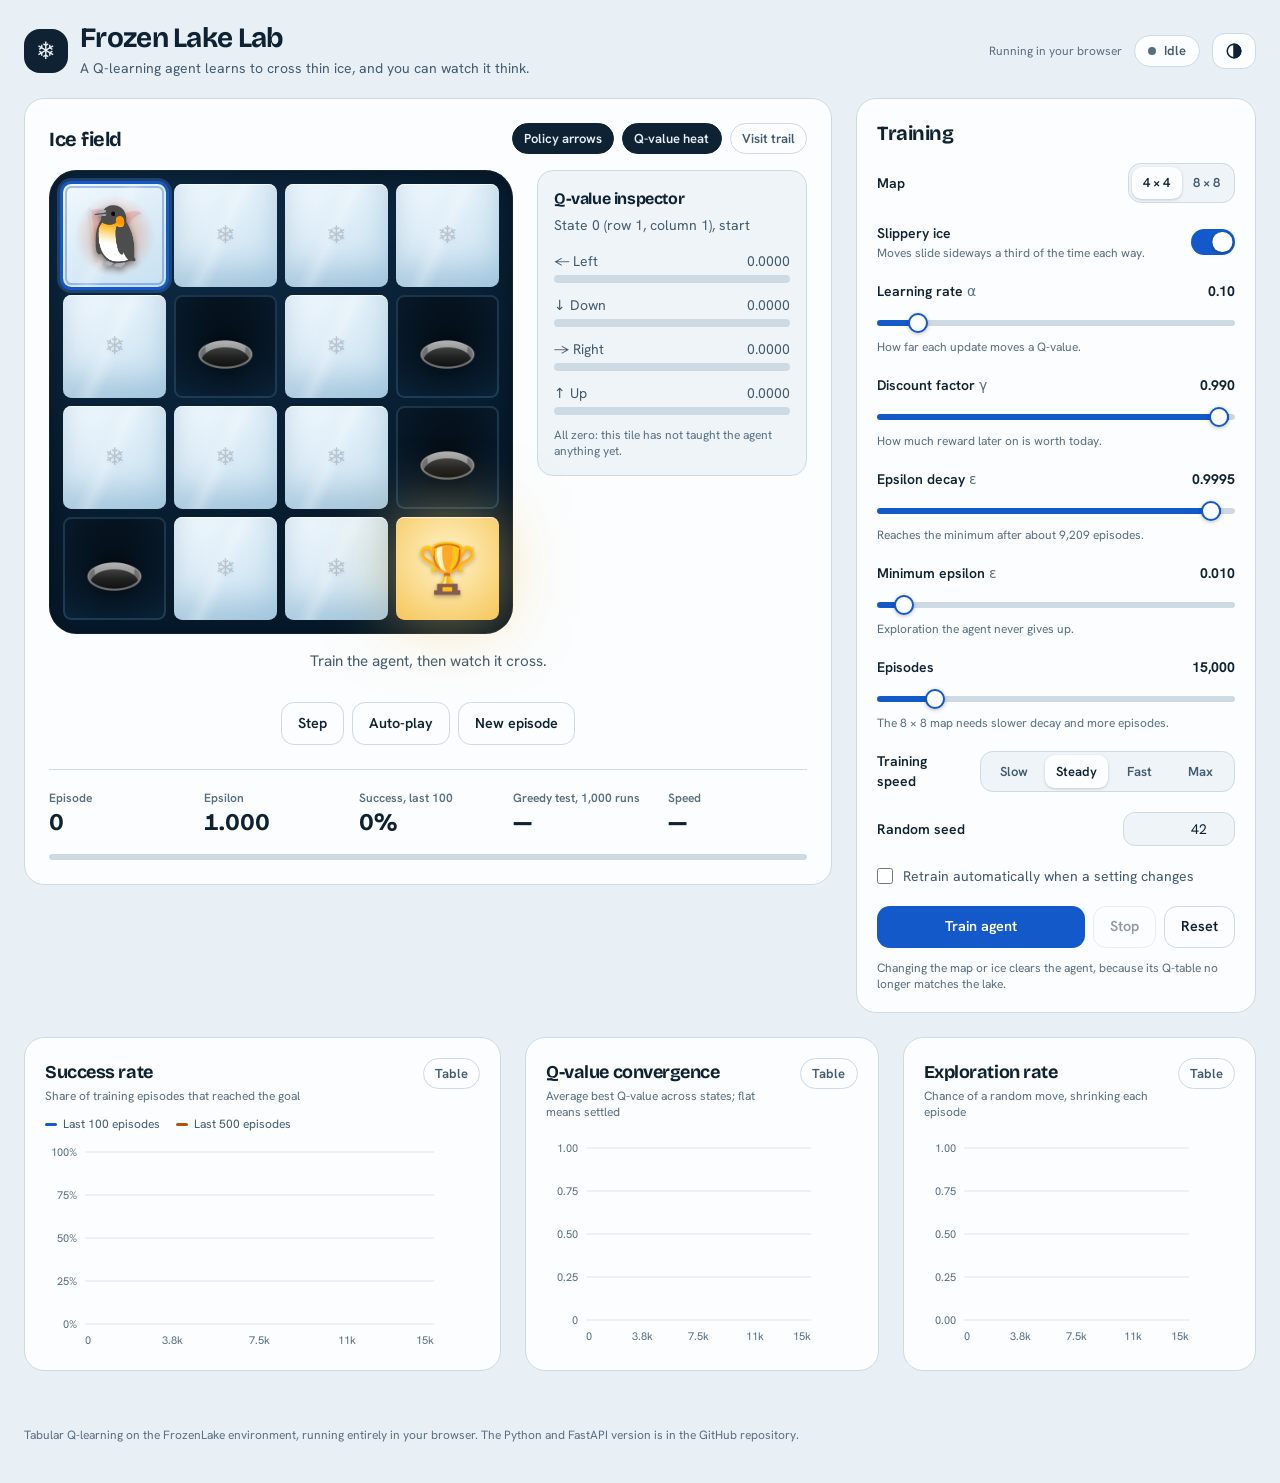
<file: docs/index.html>
<!doctype html>
<html lang="en">
<head>
  <meta charset="utf-8">
  <meta name="viewport" content="width=device-width, initial-scale=1">
  <title>Frozen Lake Lab</title>
  <meta name="description" content="Watch a Q-learning agent learn to cross thin ice. Tune hyperparameters, retrain live and inspect every Q-value.">
  <link rel="icon" href="data:image/svg+xml,%3Csvg xmlns='http://www.w3.org/2000/svg' viewBox='0 0 100 100'%3E%3Ctext y='.9em' font-size='90'%3E%E2%9D%84%EF%B8%8F%3C/text%3E%3C/svg%3E">
  <link rel="preconnect" href="https://fonts.googleapis.com">
  <link rel="preconnect" href="https://fonts.gstatic.com" crossorigin>
  <link href="https://fonts.googleapis.com/css2?family=Bricolage+Grotesque:opsz,wght@12..96,600;12..96,700&family=Hanken+Grotesk:wght@400;500;600;700&display=swap" rel="stylesheet">
  <meta property="og:type" content="website">
  <meta property="og:title" content="Frozen Lake Lab: watch a Q-learning agent learn">
  <meta property="og:description" content="Interactive reinforcement learning demo. Tune hyperparameters, retrain live and watch an agent learn to cross slippery ice. Runs entirely in your browser.">
  <meta property="og:url" content="https://muhammadshayan61146.github.io/frozenlake-qlearning/">
  <meta property="og:image" content="https://muhammadshayan61146.github.io/frozenlake-qlearning/og-image.png">
  <meta property="og:image:width" content="1200">
  <meta property="og:image:height" content="630">
  <meta name="twitter:card" content="summary_large_image">
  <link rel="stylesheet" href="static/app.css">
  <script>
    try { var t = localStorage.getItem("fl-theme"); if (t) document.documentElement.dataset.theme = t; } catch (e) {}
  </script>
</head>
<body class="font-body text-ink antialiased min-h-screen">

<header class="mx-auto max-w-[1320px] px-4 sm:px-6 pt-6 pb-5 flex flex-wrap items-center gap-x-6 gap-y-3">
  <div class="flex items-center gap-3 min-w-0">
    <span class="grid place-items-center size-11 rounded-2xl bg-ink text-page text-2xl" aria-hidden="true">❄️</span>
    <div class="min-w-0">
      <h1 class="font-display font-bold text-2xl sm:text-[1.75rem] leading-none tracking-tight">Frozen Lake Lab</h1>
      <p class="text-ink-2 text-sm mt-1.5">A Q-learning agent learns to cross thin ice, and you can watch it think.</p>
    </div>
  </div>
  <div class="ml-auto flex items-center gap-3">
    <span id="conn" class="text-xs text-muted hidden sm:inline" role="status">Connecting…</span>
    <span id="status-pill" class="pill" data-s="idle" role="status"><span class="dot"></span><span id="status-text">Idle</span></span>
    <button id="theme-btn" class="btn !px-3 !py-2" type="button" aria-label="Toggle light and dark theme"><svg width="18" height="18" viewBox="0 0 24 24" fill="none" stroke="currentColor" stroke-width="2" aria-hidden="true"><circle cx="12" cy="12" r="9"/><path d="M12 3a9 9 0 0 1 0 18z" fill="currentColor"/></svg></button>
  </div>
</header>

<main class="mx-auto max-w-[1320px] px-4 sm:px-6 pb-14 grid gap-6 lg:grid-cols-[minmax(0,1fr)_400px] items-start">

  <!-- ICE FIELD -->
  <section class="card p-4 sm:p-6" aria-labelledby="h-field">
    <div class="flex flex-wrap items-center justify-between gap-3 mb-4">
      <h2 id="h-field" class="font-display font-bold text-xl tracking-tight">Ice field</h2>
      <div class="flex flex-wrap gap-2" role="group" aria-label="Board overlays">
        <button id="ov-policy" class="chip" type="button" aria-pressed="true">Policy arrows</button>
        <button id="ov-heat" class="chip" type="button" aria-pressed="true">Q-value heat</button>
        <button id="ov-trail" class="chip" type="button" aria-pressed="false">Visit trail</button>
      </div>
    </div>

    <div class="grid gap-6 lg:grid-cols-[minmax(0,1fr)_270px] items-start">
      <div class="board-wrap mx-auto w-full max-w-[600px] lg:mx-0">
        <div id="board" class="board show-policy show-heat" role="group" tabindex="0"
             aria-label="Frozen lake board. Use arrow keys to steer the agent manually."></div>
      </div>
      <aside class="rounded-2xl bg-sunken border border-line p-4" aria-labelledby="h-insp">
        <h3 id="h-insp" class="font-display font-bold text-base tracking-tight">Q-value inspector</h3>
        <p id="insp-title" class="text-sm text-ink-2 mt-1">Select a tile on the ice field.</p>
        <div id="insp-bars" class="mt-4 grid gap-3"></div>
      </aside>
    </div>

    <p id="narration" class="mt-4 min-h-[2.75rem] text-center text-[0.95rem] text-ink-2" aria-live="polite">
      Train the agent, then watch it cross.
    </p>

    <div class="mt-2 flex flex-wrap items-center justify-center gap-2">
      <button id="btn-step" class="btn" type="button">Step</button>
      <button id="btn-auto" class="btn" type="button" aria-pressed="false">Auto-play</button>
      <button id="btn-new" class="btn" type="button">New episode</button>
    </div>

    <dl class="mt-6 grid grid-cols-2 sm:grid-cols-5 gap-x-4 gap-y-4 pt-5 border-t border-line">
      <div><dt class="text-muted text-xs font-semibold">Episode</dt><dd id="k-episode" class="font-display font-bold text-2xl tabular-nums">0</dd></div>
      <div><dt class="text-muted text-xs font-semibold">Epsilon</dt><dd id="k-eps" class="font-display font-bold text-2xl tabular-nums">1.000</dd></div>
      <div><dt class="text-muted text-xs font-semibold">Success, last 100</dt><dd id="k-success" class="font-display font-bold text-2xl tabular-nums">0%</dd></div>
      <div><dt class="text-muted text-xs font-semibold">Greedy test, 1,000 runs</dt><dd id="k-eval" class="font-display font-bold text-2xl tabular-nums">—</dd></div>
      <div><dt class="text-muted text-xs font-semibold">Speed</dt><dd id="k-speed" class="font-display font-bold text-2xl tabular-nums">—</dd></div>
    </dl>
    <div class="mt-4 h-1.5 rounded-full bg-line overflow-hidden" role="progressbar" aria-label="Training progress" aria-valuemin="0" aria-valuemax="100" aria-valuenow="0" id="progress-wrap">
      <div id="progress" class="h-full bg-accent rounded-full transition-[width] duration-200" style="width:0%"></div>
    </div>
  </section>

  <!-- SIDE: controls + inspector -->
  <div class="grid gap-6">
    <section class="card p-5" aria-labelledby="h-train">
      <h2 id="h-train" class="font-display font-bold text-xl tracking-tight mb-4">Training</h2>

      <div class="grid gap-5">
        <div class="flex items-center justify-between gap-3">
          <span class="text-sm font-semibold">Map</span>
          <div id="seg-map" class="seg" role="group" aria-label="Map size">
            <button type="button" data-v="4x4" aria-pressed="true">4 × 4</button>
            <button type="button" data-v="8x8" aria-pressed="false">8 × 8</button>
          </div>
        </div>

        <div class="flex items-center justify-between gap-4">
          <div>
            <div id="lbl-slip" class="text-sm font-semibold">Slippery ice</div>
            <div class="text-xs text-muted mt-0.5">Moves slide sideways a third of the time each way.</div>
          </div>
          <button id="sw-slippery" class="switch" type="button" role="switch" aria-checked="true" aria-labelledby="lbl-slip"></button>
        </div>

        <div id="sliders" class="grid gap-5"></div>

        <div class="flex items-center justify-between gap-3">
          <span class="text-sm font-semibold">Training speed</span>
          <div id="seg-speed" class="seg" role="group" aria-label="Training speed">
            <button type="button" data-v="300" aria-pressed="false">Slow</button>
            <button type="button" data-v="3000" aria-pressed="true">Steady</button>
            <button type="button" data-v="20000" aria-pressed="false">Fast</button>
            <button type="button" data-v="0" aria-pressed="false">Max</button>
          </div>
        </div>

        <div class="flex items-center justify-between gap-3">
          <label for="seed" class="text-sm font-semibold">Random seed</label>
          <input id="seed" type="number" min="0" max="2147483647" value="42"
                 class="w-28 rounded-xl border border-line bg-sunken px-3 py-1.5 text-sm text-right tabular-nums">
        </div>

        <label class="flex items-center gap-2.5 text-sm text-ink-2 cursor-pointer">
          <input id="auto-retrain" type="checkbox" class="size-4 accent-[var(--accent)]">
          Retrain automatically when a setting changes
        </label>

        <div class="grid grid-cols-[1fr_auto_auto] gap-2">
          <button id="btn-train" class="btn btn-primary" type="button">Train agent</button>
          <button id="btn-stop" class="btn" type="button" disabled>Stop</button>
          <button id="btn-reset" class="btn" type="button">Reset</button>
        </div>
        <p class="text-xs text-muted -mt-2">Changing the map or ice clears the agent, because its Q-table no longer matches the lake.</p>
      </div>
    </section>
  </div>

  <!-- CHARTS -->
  <section class="lg:col-span-2 grid gap-6 md:grid-cols-2 xl:grid-cols-[1.35fr_1fr_1fr]" aria-label="Training metrics">
    <article class="card p-5 md:col-span-2 xl:col-span-1">
      <div class="flex items-start justify-between gap-3">
        <div>
          <h2 class="font-display font-bold text-lg tracking-tight">Success rate</h2>
          <p class="text-xs text-muted mt-0.5">Share of training episodes that reached the goal</p>
        </div>
        <button class="chip tbl-toggle" data-chart="success" type="button" aria-pressed="false">Table</button>
      </div>
      <div id="legend-success" class="flex gap-4 text-xs text-ink-2 mt-3"></div>
      <div id="chart-success" class="chart mt-2"></div>
    </article>
    <article class="card p-5">
      <div class="flex items-start justify-between gap-3">
        <div>
          <h2 class="font-display font-bold text-lg tracking-tight">Q-value convergence</h2>
          <p class="text-xs text-muted mt-0.5">Average best Q-value across states; flat means settled</p>
        </div>
        <button class="chip tbl-toggle" data-chart="q" type="button" aria-pressed="false">Table</button>
      </div>
      <div id="chart-q" class="chart mt-4"></div>
    </article>
    <article class="card p-5">
      <div class="flex items-start justify-between gap-3">
        <div>
          <h2 class="font-display font-bold text-lg tracking-tight">Exploration rate</h2>
          <p class="text-xs text-muted mt-0.5">Chance of a random move, shrinking each episode</p>
        </div>
        <button class="chip tbl-toggle" data-chart="eps" type="button" aria-pressed="false">Table</button>
      </div>
      <div id="chart-eps" class="chart mt-4"></div>
    </article>
  </section>
</main>

<footer id="footer-note" class="mx-auto max-w-[1320px] px-4 sm:px-6 pb-10 text-xs text-muted">
  Tabular Q-learning on Gymnasium FrozenLake-v1, served by FastAPI. Everything you see is computed by the Python backend and streamed live.
</footer>

<div id="toast" class="toast" role="alert" hidden></div>
<script>window.FL_LOCAL = true;</script>
<script src="static/local-engine.js"></script>
<script src="static/app.js"></script>
</body>
</html>
</file>
<file: docs/static/app.css>
/*! tailwindcss v4.3.3 | MIT License | https://tailwindcss.com */
@layer properties;
@layer theme, base, components, utilities;
@layer theme {
  :root, :host {
    --font-sans: -apple-system, BlinkMacSystemFont, "Segoe UI", Roboto, "Helvetica Neue",
      "Noto Sans", Arial, sans-serif, "Apple Color Emoji", "Segoe UI Emoji",
      "Segoe UI Symbol", "Noto Color Emoji";
    --font-mono: ui-monospace, SFMono-Regular, Menlo, Monaco, Consolas, "Liberation Mono",
      "Courier New", monospace;
    --spacing: 0.25rem;
    --text-xs: 0.75rem;
    --text-xs--line-height: calc(1 / 0.75);
    --text-sm: 0.875rem;
    --text-sm--line-height: calc(1.25 / 0.875);
    --text-base: 1rem;
    --text-base--line-height: calc(1.5 / 1);
    --text-lg: 1.125rem;
    --text-lg--line-height: calc(1.75 / 1.125);
    --text-xl: 1.25rem;
    --text-xl--line-height: calc(1.75 / 1.25);
    --text-2xl: 1.5rem;
    --text-2xl--line-height: calc(2 / 1.5);
    --font-weight-normal: 400;
    --font-weight-semibold: 600;
    --font-weight-bold: 700;
    --tracking-tight: -0.025em;
    --radius-xl: 0.75rem;
    --radius-2xl: 1rem;
    --default-transition-duration: 150ms;
    --default-transition-timing-function: cubic-bezier(0.4, 0, 0.2, 1);
    --default-font-family: var(--font-sans);
    --default-mono-font-family: var(--font-mono);
  }
}
@layer base {
  *, ::after, ::before, ::backdrop, ::file-selector-button {
    box-sizing: border-box;
    margin: 0;
    padding: 0;
    border: 0 solid;
  }
  html, :host {
    line-height: 1.5;
    -webkit-text-size-adjust: 100%;
    tab-size: 4;
    font-family: var(--default-font-family, -apple-system, BlinkMacSystemFont, "Segoe UI", Roboto, "Helvetica Neue", "Noto Sans", Arial, sans-serif, "Apple Color Emoji", "Segoe UI Emoji", "Segoe UI Symbol", "Noto Color Emoji");
    font-feature-settings: var(--default-font-feature-settings, normal);
    font-variation-settings: var(--default-font-variation-settings, normal);
    -webkit-tap-highlight-color: transparent;
  }
  hr {
    height: 0;
    color: inherit;
    border-top-width: 1px;
  }
  abbr:where([title]) {
    -webkit-text-decoration: underline dotted;
    text-decoration: underline dotted;
  }
  h1, h2, h3, h4, h5, h6 {
    font-size: inherit;
    font-weight: inherit;
  }
  a {
    color: inherit;
    -webkit-text-decoration: inherit;
    text-decoration: inherit;
  }
  b, strong {
    font-weight: bolder;
  }
  code, kbd, samp, pre {
    font-family: var(--default-mono-font-family, ui-monospace, SFMono-Regular, Menlo, Monaco, Consolas, "Liberation Mono", "Courier New", monospace);
    font-feature-settings: var(--default-mono-font-feature-settings, normal);
    font-variation-settings: var(--default-mono-font-variation-settings, normal);
    font-size: 1em;
  }
  small {
    font-size: 80%;
  }
  sub, sup {
    font-size: 75%;
    line-height: 0;
    position: relative;
    vertical-align: baseline;
  }
  sub {
    bottom: -0.25em;
  }
  sup {
    top: -0.5em;
  }
  table {
    text-indent: 0;
    border-color: inherit;
    border-collapse: collapse;
  }
  :-moz-focusring:where(:not(iframe)) {
    outline: auto;
  }
  progress {
    vertical-align: baseline;
  }
  summary {
    display: list-item;
  }
  ol, ul, menu {
    list-style: none;
  }
  img, svg, video, canvas, audio, iframe, embed, object {
    display: block;
    vertical-align: middle;
  }
  img, video {
    max-width: 100%;
    height: auto;
  }
  button, input, select, optgroup, textarea, ::file-selector-button {
    font: inherit;
    font-feature-settings: inherit;
    font-variation-settings: inherit;
    letter-spacing: inherit;
    color: inherit;
    border-radius: 0;
    background-color: transparent;
    opacity: 1;
  }
  :where(select:is([multiple], [size])) optgroup {
    font-weight: bolder;
  }
  :where(select:is([multiple], [size])) optgroup option {
    padding-inline-start: 20px;
  }
  ::file-selector-button {
    margin-inline-end: 4px;
  }
  ::placeholder {
    opacity: 1;
  }
  @supports (not (-webkit-appearance: -apple-pay-button))  or (contain-intrinsic-size: 1px) {
    ::placeholder {
      color: currentcolor;
      @supports (color: color-mix(in lab, red, red)) {
        color: color-mix(in oklab, currentcolor 50%, transparent);
      }
    }
  }
  textarea {
    resize: vertical;
  }
  ::-webkit-search-decoration {
    -webkit-appearance: none;
  }
  ::-webkit-date-and-time-value {
    min-height: 1lh;
    text-align: inherit;
  }
  ::-webkit-datetime-edit {
    display: inline-flex;
  }
  ::-webkit-datetime-edit-fields-wrapper {
    padding: 0;
  }
  ::-webkit-datetime-edit, ::-webkit-datetime-edit-year-field, ::-webkit-datetime-edit-month-field, ::-webkit-datetime-edit-day-field, ::-webkit-datetime-edit-hour-field, ::-webkit-datetime-edit-minute-field, ::-webkit-datetime-edit-second-field, ::-webkit-datetime-edit-millisecond-field, ::-webkit-datetime-edit-meridiem-field {
    padding-block: 0;
  }
  ::-webkit-calendar-picker-indicator {
    line-height: 1;
  }
  :-moz-ui-invalid {
    box-shadow: none;
  }
  button, input:where([type="button"], [type="reset"], [type="submit"]), ::file-selector-button {
    appearance: button;
  }
  ::-webkit-inner-spin-button, ::-webkit-outer-spin-button {
    height: auto;
  }
  [hidden]:where(:not([hidden="until-found"])) {
    display: none !important;
  }
}
@layer utilities {
  .mx-auto {
    margin-inline: auto;
  }
  .-mt-2 {
    margin-top: calc(var(--spacing) * -2);
  }
  .mt-0\.5 {
    margin-top: calc(var(--spacing) * 0.5);
  }
  .mt-1 {
    margin-top: var(--spacing);
  }
  .mt-1\.5 {
    margin-top: calc(var(--spacing) * 1.5);
  }
  .mt-2 {
    margin-top: calc(var(--spacing) * 2);
  }
  .mt-3 {
    margin-top: calc(var(--spacing) * 3);
  }
  .mt-4 {
    margin-top: calc(var(--spacing) * 4);
  }
  .mt-6 {
    margin-top: calc(var(--spacing) * 6);
  }
  .mb-2 {
    margin-bottom: calc(var(--spacing) * 2);
  }
  .mb-4 {
    margin-bottom: calc(var(--spacing) * 4);
  }
  .ml-auto {
    margin-left: auto;
  }
  .flex {
    display: flex;
  }
  .grid {
    display: grid;
  }
  .hidden {
    display: none;
  }
  .inline-block {
    display: inline-block;
  }
  .inline-flex {
    display: inline-flex;
  }
  .table {
    display: table;
  }
  .size-4 {
    width: calc(var(--spacing) * 4);
    height: calc(var(--spacing) * 4);
  }
  .size-11 {
    width: calc(var(--spacing) * 11);
    height: calc(var(--spacing) * 11);
  }
  .h-0\.5 {
    height: calc(var(--spacing) * 0.5);
  }
  .h-1\.5 {
    height: calc(var(--spacing) * 1.5);
  }
  .h-full {
    height: 100%;
  }
  .min-h-\[2\.75rem\] {
    min-height: 2.75rem;
  }
  .min-h-screen {
    min-height: 100vh;
  }
  .w-3 {
    width: calc(var(--spacing) * 3);
  }
  .w-28 {
    width: calc(var(--spacing) * 28);
  }
  .w-full {
    width: 100%;
  }
  .max-w-\[600px\] {
    max-width: 600px;
  }
  .max-w-\[1320px\] {
    max-width: 1320px;
  }
  .min-w-0 {
    min-width: 0px;
  }
  .cursor-pointer {
    cursor: pointer;
  }
  .grid-cols-2 {
    grid-template-columns: repeat(2, minmax(0, 1fr));
  }
  .grid-cols-\[1fr_auto_auto\] {
    grid-template-columns: 1fr auto auto;
  }
  .flex-wrap {
    flex-wrap: wrap;
  }
  .place-items-center {
    place-items: center;
  }
  .items-baseline {
    align-items: baseline;
  }
  .items-center {
    align-items: center;
  }
  .items-start {
    align-items: flex-start;
  }
  .justify-between {
    justify-content: space-between;
  }
  .justify-center {
    justify-content: center;
  }
  .gap-1\.5 {
    gap: calc(var(--spacing) * 1.5);
  }
  .gap-2 {
    gap: calc(var(--spacing) * 2);
  }
  .gap-2\.5 {
    gap: calc(var(--spacing) * 2.5);
  }
  .gap-3 {
    gap: calc(var(--spacing) * 3);
  }
  .gap-4 {
    gap: calc(var(--spacing) * 4);
  }
  .gap-5 {
    gap: calc(var(--spacing) * 5);
  }
  .gap-6 {
    gap: calc(var(--spacing) * 6);
  }
  .gap-x-4 {
    column-gap: calc(var(--spacing) * 4);
  }
  .gap-x-6 {
    column-gap: calc(var(--spacing) * 6);
  }
  .gap-y-3 {
    row-gap: calc(var(--spacing) * 3);
  }
  .gap-y-4 {
    row-gap: calc(var(--spacing) * 4);
  }
  .overflow-hidden {
    overflow: hidden;
  }
  .rounded {
    border-radius: 0.25rem;
  }
  .rounded-2xl {
    border-radius: var(--radius-2xl);
  }
  .rounded-full {
    border-radius: calc(infinity * 1px);
  }
  .rounded-xl {
    border-radius: var(--radius-xl);
  }
  .border {
    border-style: var(--tw-border-style);
    border-width: 1px;
  }
  .border-t {
    border-top-style: var(--tw-border-style);
    border-top-width: 1px;
  }
  .border-line {
    border-color: var(--line);
  }
  .bg-accent {
    background-color: var(--accent);
  }
  .bg-ink {
    background-color: var(--ink);
  }
  .bg-line {
    background-color: var(--line);
  }
  .bg-sunken {
    background-color: var(--sunken);
  }
  .p-4 {
    padding: calc(var(--spacing) * 4);
  }
  .p-5 {
    padding: calc(var(--spacing) * 5);
  }
  .\!px-3 {
    padding-inline: calc(var(--spacing) * 3) !important;
  }
  .px-3 {
    padding-inline: calc(var(--spacing) * 3);
  }
  .px-4 {
    padding-inline: calc(var(--spacing) * 4);
  }
  .\!py-2 {
    padding-block: calc(var(--spacing) * 2) !important;
  }
  .py-1\.5 {
    padding-block: calc(var(--spacing) * 1.5);
  }
  .py-6 {
    padding-block: calc(var(--spacing) * 6);
  }
  .pt-5 {
    padding-top: calc(var(--spacing) * 5);
  }
  .pt-6 {
    padding-top: calc(var(--spacing) * 6);
  }
  .pb-5 {
    padding-bottom: calc(var(--spacing) * 5);
  }
  .pb-10 {
    padding-bottom: calc(var(--spacing) * 10);
  }
  .pb-14 {
    padding-bottom: calc(var(--spacing) * 14);
  }
  .text-center {
    text-align: center;
  }
  .text-right {
    text-align: right;
  }
  .font-body {
    font-family: "Hanken Grotesk", ui-sans-serif, system-ui, sans-serif;
  }
  .font-display {
    font-family: "Bricolage Grotesque", ui-sans-serif, system-ui, sans-serif;
  }
  .text-2xl {
    font-size: var(--text-2xl);
    line-height: var(--tw-leading, var(--text-2xl--line-height));
  }
  .text-base {
    font-size: var(--text-base);
    line-height: var(--tw-leading, var(--text-base--line-height));
  }
  .text-lg {
    font-size: var(--text-lg);
    line-height: var(--tw-leading, var(--text-lg--line-height));
  }
  .text-sm {
    font-size: var(--text-sm);
    line-height: var(--tw-leading, var(--text-sm--line-height));
  }
  .text-xl {
    font-size: var(--text-xl);
    line-height: var(--tw-leading, var(--text-xl--line-height));
  }
  .text-xs {
    font-size: var(--text-xs);
    line-height: var(--tw-leading, var(--text-xs--line-height));
  }
  .text-\[0\.95rem\] {
    font-size: 0.95rem;
  }
  .leading-none {
    --tw-leading: 1;
    line-height: 1;
  }
  .font-bold {
    --tw-font-weight: var(--font-weight-bold);
    font-weight: var(--font-weight-bold);
  }
  .font-normal {
    --tw-font-weight: var(--font-weight-normal);
    font-weight: var(--font-weight-normal);
  }
  .font-semibold {
    --tw-font-weight: var(--font-weight-semibold);
    font-weight: var(--font-weight-semibold);
  }
  .tracking-tight {
    --tw-tracking: var(--tracking-tight);
    letter-spacing: var(--tracking-tight);
  }
  .text-ink {
    color: var(--ink);
  }
  .text-ink-2 {
    color: var(--ink-2);
  }
  .text-muted {
    color: var(--muted);
  }
  .text-page {
    color: var(--page);
  }
  .tabular-nums {
    --tw-numeric-spacing: tabular-nums;
    font-variant-numeric: var(--tw-ordinal,) var(--tw-slashed-zero,) var(--tw-numeric-figure,) var(--tw-numeric-spacing,) var(--tw-numeric-fraction,);
  }
  .antialiased {
    -webkit-font-smoothing: antialiased;
    -moz-osx-font-smoothing: grayscale;
  }
  .accent-\[var\(--accent\)\] {
    accent-color: var(--accent);
  }
  .transition-\[width\] {
    transition-property: width;
    transition-timing-function: var(--tw-ease, var(--default-transition-timing-function));
    transition-duration: var(--tw-duration, var(--default-transition-duration));
  }
  .duration-200 {
    --tw-duration: 200ms;
    transition-duration: 200ms;
  }
  @media (width >= 40rem) {
    .sm\:inline {
      display: inline;
    }
    .sm\:grid-cols-5 {
      grid-template-columns: repeat(5, minmax(0, 1fr));
    }
    .sm\:p-6 {
      padding: calc(var(--spacing) * 6);
    }
    .sm\:px-6 {
      padding-inline: calc(var(--spacing) * 6);
    }
    .sm\:text-\[1\.75rem\] {
      font-size: 1.75rem;
    }
  }
  @media (width >= 48rem) {
    .md\:col-span-2 {
      grid-column: span 2 / span 2;
    }
    .md\:grid-cols-2 {
      grid-template-columns: repeat(2, minmax(0, 1fr));
    }
  }
  @media (width >= 64rem) {
    .lg\:col-span-2 {
      grid-column: span 2 / span 2;
    }
    .lg\:mx-0 {
      margin-inline: 0px;
    }
    .lg\:grid-cols-\[minmax\(0\,1fr\)_270px\] {
      grid-template-columns: minmax(0,1fr) 270px;
    }
    .lg\:grid-cols-\[minmax\(0\,1fr\)_400px\] {
      grid-template-columns: minmax(0,1fr) 400px;
    }
  }
  @media (width >= 80rem) {
    .xl\:col-span-1 {
      grid-column: span 1 / span 1;
    }
    .xl\:grid-cols-\[1\.35fr_1fr_1fr\] {
      grid-template-columns: 1.35fr 1fr 1fr;
    }
  }
}
@layer base {
  :root {
    color-scheme: light;
    --page: #e9f0f5;
    --surface: #fbfdfe;
    --sunken: #eef4f8;
    --line: #cddae4;
    --ink: #0f2233;
    --ink-2: #425a6f;
    --muted: #586e82;
    --accent: #1459c9;
    --accent-ink: #ffffff;
    --beacon: #e2561f;
    --ok: #17744a;
    --bad: #b4281e;
    --ice-1: #f1f8fd;
    --ice-2: #c6e0f1;
    --ice-edge: rgba(30, 100, 150, 0.22);
    --water: #0d2c47;
    --water-2: #061a2c;
    --gold-1: #fff3c9;
    --gold-2: #f6c65b;
    --heat: 20, 89, 201;
    --trail: 226, 86, 31;
    --series-1: #1459c9;
    --series-2: #b45309;
    --grid: #dbe5ec;
  }
  @media (prefers-color-scheme: dark) {
    :root:not([data-theme="light"]) {
      color-scheme: dark;
      --page: #07131d;
      --surface: #0d1c29;
      --sunken: #0a1722;
      --line: #213547;
      --ink: #e7f0f7;
      --ink-2: #a5b9ca;
      --muted: #8aa0b3;
      --accent: #5b9bff;
      --accent-ink: #051526;
      --beacon: #ff7a45;
      --ok: #4cc78d;
      --bad: #ff7b70;
      --ice-1: #3a5b78;
      --ice-2: #223f58;
      --ice-edge: rgba(150, 200, 240, 0.18);
      --water: #040d15;
      --water-2: #02070c;
      --gold-1: #7a5a1c;
      --gold-2: #c99524;
      --heat: 91, 155, 255;
      --trail: 255, 122, 69;
      --series-1: #3b82e8;
      --series-2: #cf7f08;
      --grid: #1a2d3d;
    }
  }
  :root[data-theme="dark"] {
    color-scheme: dark;
    --page: #07131d;
    --surface: #0d1c29;
    --sunken: #0a1722;
    --line: #213547;
    --ink: #e7f0f7;
    --ink-2: #a5b9ca;
    --muted: #8aa0b3;
    --accent: #5b9bff;
    --accent-ink: #051526;
    --beacon: #ff7a45;
    --ok: #4cc78d;
    --bad: #ff7b70;
    --ice-1: #3a5b78;
    --ice-2: #223f58;
    --ice-edge: rgba(150, 200, 240, 0.18);
    --water: #040d15;
    --water-2: #02070c;
    --gold-1: #7a5a1c;
    --gold-2: #c99524;
    --heat: 91, 155, 255;
    --trail: 255, 122, 69;
    --series-1: #3b82e8;
    --series-2: #cf7f08;
    --grid: #1a2d3d;
  }
  html {
    -webkit-text-size-adjust: 100%;
  }
  body {
    background: var(--page);
  }
  :focus-visible {
    outline: 2px solid var(--accent);
    outline-offset: 2px;
    border-radius: 6px;
  }
}
@layer components {
  .card {
    background: var(--surface);
    border: 1px solid var(--line);
    border-radius: 1.25rem;
  }
  .board-wrap {
    container-type: inline-size;
  }
  .board {
    --n: 4;
    position: relative;
    display: grid;
    grid-template-columns: repeat(var(--n), minmax(0, 1fr));
    gap: calc(14cqw / var(--n) / 2.2);
    padding: 3cqw;
    aspect-ratio: 1;
    border-radius: 6cqw;
    background: radial-gradient(120% 90% at 20% 0%, var(--water) 0%, var(--water-2) 100%);
    box-shadow: inset 0 0 0 1px rgba(255, 255, 255, 0.05), inset 0 6px 28px rgba(0, 0, 0, 0.45);
    user-select: none;
    touch-action: manipulation;
  }
  .tile {
    position: relative;
    display: grid;
    place-items: center;
    padding: 0;
    border: 0;
    cursor: pointer;
    overflow: hidden;
    isolation: isolate;
    border-radius: calc(26cqw / var(--n) / 3.6);
    font-size: calc(100cqw / var(--n) * 0.42);
    line-height: 1;
    color: var(--ink);
    transition: transform 0.15s ease, box-shadow 0.15s ease;
  }
  .tile:hover {
    transform: translateY(-2px);
  }
  .tile[aria-selected="true"] {
    box-shadow: 0 0 0 3px var(--accent), 0 0 0 6px rgba(91, 155, 255, 0.25);
    z-index: 2;
  }
  .tile-F, .tile-S {
    background: linear-gradient(150deg, var(--ice-1), var(--ice-2));
    box-shadow: inset 0 1px 0 rgba(255, 255, 255, 0.7), inset 0 -0.4em 0.6em var(--ice-edge);
  }
  .tile-S {
    outline: 2px solid rgba(20, 89, 201, 0.35);
    outline-offset: -4px;
  }
  .tile-F::after, .tile-S::after {
    content: "";
    position: absolute;
    inset: 0;
    z-index: 0;
    pointer-events: none;
    background: linear-gradient(115deg, transparent 38%, rgba(255, 255, 255, 0.45) 47%, transparent 56%);
    opacity: 0.55;
  }
  .tile-H {
    background: radial-gradient(circle at 50% 55%, #02070c 0%, #0a2238 62%, #123a5c 100%);
    box-shadow: inset 0 0 0 2px rgba(120, 190, 240, 0.18), inset 0 0.5em 1em rgba(0, 0, 0, 0.6);
  }
  .tile-G {
    background: radial-gradient(circle at 50% 40%, var(--gold-1), var(--gold-2));
    box-shadow: inset 0 1px 0 rgba(255, 255, 255, 0.7), 0 0 1.4em rgba(246, 198, 91, 0.55);
  }
  .tile .icon {
    position: relative;
    z-index: 1;
    transition: opacity 0.2s;
    filter: drop-shadow(0 2px 2px rgba(0, 0, 0, 0.25));
  }
  .tile-F .icon {
    font-size: 0.5em;
    opacity: 0.55;
  }
  .tile-H .icon {
    filter: none;
    opacity: 0.95;
  }
  .heat, .trail {
    position: absolute;
    inset: 0;
    z-index: 0;
    pointer-events: none;
    transition: opacity 0.25s;
  }
  .heat {
    background: rgba(var(--heat), 1);
    opacity: 0;
  }
  .trail {
    box-shadow: inset 0 0 0 calc(var(--visit, 0) * 0.16em) rgba(var(--trail), 0.85);
    opacity: 0;
    border-radius: inherit;
  }
  .show-heat .heat {
    opacity: calc(var(--v, 0) * 0.62);
  }
  .show-trail .trail {
    opacity: 1;
  }
  .arrow, .qv {
    position: absolute;
    z-index: 1;
    pointer-events: none;
    font-weight: 700;
    display: none;
  }
  .arrow {
    font-size: 0.8em;
    color: var(--ink);
    text-shadow: 0 0 0.35em rgba(255, 255, 255, 0.55);
  }
  .show-policy .tile-F .arrow, .show-policy .tile-S .arrow {
    display: block;
  }
  .show-policy .tile-F .icon, .show-policy .tile-S .icon {
    opacity: 0.2;
  }
  .show-heat .qv {
    display: block;
    bottom: 6%;
    font-size: 0.26em;
    letter-spacing: 0.01em;
    color: var(--ink);
    font-variant-numeric: tabular-nums;
    opacity: 0.85;
  }
  .board[data-n="8"] .qv {
    display: none;
  }
  .agent {
    position: absolute;
    left: 0;
    top: 0;
    z-index: 5;
    display: grid;
    place-items: center;
    pointer-events: none;
    font-size: calc(100cqw / var(--n) * 0.5);
    line-height: 1;
    transition: transform var(--dur, 380ms) cubic-bezier(0.3, 0.8, 0.25, 1);
    will-change: transform;
  }
  .agent.no-anim {
    transition: none;
  }
  .agent::before {
    content: "";
    position: absolute;
    inset: 10%;
    border-radius: 50%;
    background: radial-gradient(circle, rgba(226, 86, 31, 0.5), transparent 68%);
  }
  .agent span {
    position: relative;
    filter: drop-shadow(0 3px 3px rgba(0, 0, 0, 0.45));
  }
  .agent.slip span {
    animation: wobble 0.45s ease;
  }
  .agent.sink span {
    animation: sink 0.8s ease forwards;
  }
  .agent.win span {
    animation: hop 0.6s ease 2;
  }
  .bubble {
    position: absolute;
    z-index: 6;
    transform: translate(-50%, -135%);
    padding: 0.2rem 0.55rem;
    border-radius: 999px;
    font-size: 0.75rem;
    font-weight: 600;
    background: var(--ink);
    color: var(--page);
    pointer-events: none;
    white-space: nowrap;
    animation: float-up 1s ease forwards;
  }
  .confetti {
    position: absolute;
    z-index: 7;
    width: 0.55rem;
    height: 0.9rem;
    border-radius: 2px;
    pointer-events: none;
    animation: confetti 1.5s cubic-bezier(0.2, 0.7, 0.3, 1) forwards;
  }
  @keyframes wobble {
    0%, 100% {
      transform: rotate(0);
    }
    20% {
      transform: rotate(-18deg);
    }
    50% {
      transform: rotate(14deg);
    }
    75% {
      transform: rotate(-8deg);
    }
  }
  @keyframes sink {
    0% {
      transform: scale(1);
      opacity: 1;
    }
    100% {
      transform: scale(0.2) translateY(30%);
      opacity: 0;
    }
  }
  @keyframes hop {
    0%, 100% {
      transform: translateY(0);
    }
    50% {
      transform: translateY(-28%) scale(1.12);
    }
  }
  @keyframes float-up {
    0% {
      opacity: 0;
      margin-top: 0;
    }
    15% {
      opacity: 1;
    }
    100% {
      opacity: 0;
      margin-top: -1.2rem;
    }
  }
  @keyframes confetti {
    0% {
      transform: translate(0, 0) rotate(0);
      opacity: 1;
    }
    100% {
      transform: translate(var(--dx), var(--dy)) rotate(var(--rot));
      opacity: 0;
    }
  }
  @keyframes pulse-dot {
    0%, 100% {
      opacity: 1;
    }
    50% {
      opacity: 0.35;
    }
  }
  .range {
    -webkit-appearance: none;
    appearance: none;
    width: 100%;
    height: 6px;
    border-radius: 999px;
    background: linear-gradient(to right, var(--accent) var(--pct, 50%), var(--line) var(--pct, 50%));
    cursor: pointer;
  }
  .range::-webkit-slider-thumb {
    -webkit-appearance: none;
    width: 20px;
    height: 20px;
    border-radius: 50%;
    background: var(--surface);
    border: 2px solid var(--accent);
    box-shadow: 0 1px 4px rgba(0, 0, 0, 0.25);
  }
  .range::-moz-range-thumb {
    width: 16px;
    height: 16px;
    border-radius: 50%;
    background: var(--surface);
    border: 2px solid var(--accent);
    box-shadow: 0 1px 4px rgba(0, 0, 0, 0.25);
  }
  .range:disabled {
    opacity: 0.5;
    cursor: not-allowed;
  }
  .seg {
    display: inline-grid;
    grid-auto-flow: column;
    grid-auto-columns: 1fr;
    padding: 3px;
    border-radius: 0.8rem;
    background: var(--sunken);
    border: 1px solid var(--line);
  }
  .seg button {
    padding: 0.4rem 0.7rem;
    border-radius: 0.6rem;
    font-size: 0.8125rem;
    font-weight: 600;
    color: var(--ink-2);
    transition: background 0.15s, color 0.15s;
  }
  .seg button[aria-pressed="true"] {
    background: var(--surface);
    color: var(--ink);
    box-shadow: 0 1px 3px rgba(0, 0, 0, 0.18);
  }
  .switch {
    position: relative;
    width: 2.75rem;
    height: 1.6rem;
    border-radius: 999px;
    background: var(--line);
    transition: background 0.2s;
    flex: none;
  }
  .switch::after {
    content: "";
    position: absolute;
    top: 3px;
    left: 3px;
    width: calc(1.6rem - 6px);
    height: calc(1.6rem - 6px);
    border-radius: 50%;
    background: var(--surface);
    box-shadow: 0 1px 3px rgba(0, 0, 0, 0.3);
    transition: transform 0.2s;
  }
  .switch[aria-checked="true"] {
    background: var(--accent);
  }
  .switch[aria-checked="true"]::after {
    transform: translateX(1.15rem);
  }
  .btn {
    display: inline-flex;
    align-items: center;
    justify-content: center;
    gap: 0.45rem;
    padding: 0.6rem 1rem;
    border-radius: 0.8rem;
    font-weight: 600;
    font-size: 0.9rem;
    border: 1px solid var(--line);
    background: var(--surface);
    color: var(--ink);
    transition: transform 0.1s, background 0.15s, opacity 0.15s;
  }
  .btn:hover:not(:disabled) {
    background: var(--sunken);
  }
  .btn:active:not(:disabled) {
    transform: translateY(1px);
  }
  .btn:disabled {
    opacity: 0.45;
    cursor: not-allowed;
  }
  .btn-primary {
    background: var(--accent);
    color: var(--accent-ink);
    border-color: transparent;
  }
  .btn-primary:hover:not(:disabled) {
    background: var(--accent);
    filter: brightness(1.08);
  }
  .chip {
    display: inline-flex;
    align-items: center;
    gap: 0.4rem;
    padding: 0.3rem 0.7rem;
    border-radius: 999px;
    font-size: 0.8125rem;
    font-weight: 600;
    border: 1px solid var(--line);
    color: var(--ink-2);
    background: var(--surface);
    cursor: pointer;
    transition: background 0.15s, color 0.15s, border-color 0.15s;
  }
  .chip[aria-pressed="true"] {
    background: var(--ink);
    color: var(--page);
    border-color: var(--ink);
  }
  .pill {
    display: inline-flex;
    align-items: center;
    gap: 0.5rem;
    padding: 0.3rem 0.8rem;
    border-radius: 999px;
    font-size: 0.8125rem;
    font-weight: 600;
    border: 1px solid var(--line);
    background: var(--surface);
    color: var(--ink-2);
  }
  .pill .dot {
    width: 8px;
    height: 8px;
    border-radius: 50%;
    background: var(--muted);
  }
  .pill[data-s="training"] {
    color: var(--accent);
    border-color: var(--accent);
  }
  .pill[data-s="training"] .dot {
    background: var(--accent);
    animation: pulse-dot 1s ease infinite;
  }
  .pill[data-s="done"] {
    color: var(--ok);
  }
  .pill[data-s="done"] .dot {
    background: var(--ok);
  }
  .pill[data-s="error"] {
    color: var(--bad);
  }
  .pill[data-s="error"] .dot {
    background: var(--bad);
  }
  .chart {
    position: relative;
  }
  .chart svg {
    display: block;
    width: 100%;
    overflow: visible;
  }
  .chart .gl {
    stroke: var(--grid);
    stroke-width: 1;
  }
  .chart .ax {
    fill: var(--muted);
    font-size: 11px;
    font-variant-numeric: tabular-nums;
  }
  .chart .ln {
    fill: none;
    stroke-width: 2;
    stroke-linejoin: round;
    stroke-linecap: round;
  }
  .chart .tip {
    position: absolute;
    z-index: 3;
    pointer-events: none;
    min-width: 9rem;
    padding: 0.5rem 0.7rem;
    border-radius: 0.7rem;
    font-size: 0.78rem;
    line-height: 1.35;
    background: var(--surface);
    color: var(--ink);
    border: 1px solid var(--line);
    box-shadow: 0 6px 22px rgba(0, 0, 0, 0.18);
    transform: translate(-50%, -100%);
    white-space: nowrap;
  }
  .chart .tip i {
    display: inline-block;
    width: 8px;
    height: 8px;
    border-radius: 50%;
    margin-right: 0.4rem;
  }
  .tbl {
    width: 100%;
    font-size: 0.8125rem;
    font-variant-numeric: tabular-nums;
  }
  .tbl th {
    text-align: left;
    color: var(--muted);
    font-weight: 600;
    padding: 0.25rem 0;
  }
  .tbl td {
    padding: 0.25rem 0;
    border-top: 1px solid var(--line);
  }
  .qbar {
    height: 8px;
    border-radius: 999px;
    background: var(--line);
    overflow: hidden;
  }
  .qbar > i {
    display: block;
    height: 100%;
    border-radius: 999px;
    background: var(--ink-2);
    transition: width 0.25s;
  }
  .qbar.best > i {
    background: var(--accent);
  }
  .toast {
    position: fixed;
    left: 50%;
    bottom: 1.25rem;
    transform: translateX(-50%);
    z-index: 50;
    max-width: min(92vw, 30rem);
    padding: 0.7rem 1rem;
    border-radius: 0.9rem;
    background: var(--bad);
    color: #fff;
    font-size: 0.875rem;
    font-weight: 600;
    box-shadow: 0 8px 30px rgba(0, 0, 0, 0.3);
  }
}
@media (prefers-reduced-motion: reduce) {
  *, *::before, *::after {
    animation-duration: 0.01ms !important;
    animation-iteration-count: 1 !important;
    transition-duration: 0.01ms !important;
  }
}
@property --tw-border-style {
  syntax: "*";
  inherits: false;
  initial-value: solid;
}
@property --tw-leading {
  syntax: "*";
  inherits: false;
}
@property --tw-font-weight {
  syntax: "*";
  inherits: false;
}
@property --tw-tracking {
  syntax: "*";
  inherits: false;
}
@property --tw-ordinal {
  syntax: "*";
  inherits: false;
}
@property --tw-slashed-zero {
  syntax: "*";
  inherits: false;
}
@property --tw-numeric-figure {
  syntax: "*";
  inherits: false;
}
@property --tw-numeric-spacing {
  syntax: "*";
  inherits: false;
}
@property --tw-numeric-fraction {
  syntax: "*";
  inherits: false;
}
@property --tw-duration {
  syntax: "*";
  inherits: false;
}
@layer properties {
  @supports ((-webkit-hyphens: none) and (not (margin-trim: inline))) or ((-moz-orient: inline) and (not (color:rgb(from red r g b)))) {
    *, ::before, ::after, ::backdrop {
      --tw-border-style: solid;
      --tw-leading: initial;
      --tw-font-weight: initial;
      --tw-tracking: initial;
      --tw-ordinal: initial;
      --tw-slashed-zero: initial;
      --tw-numeric-figure: initial;
      --tw-numeric-spacing: initial;
      --tw-numeric-fraction: initial;
      --tw-duration: initial;
    }
  }
}
</file>
